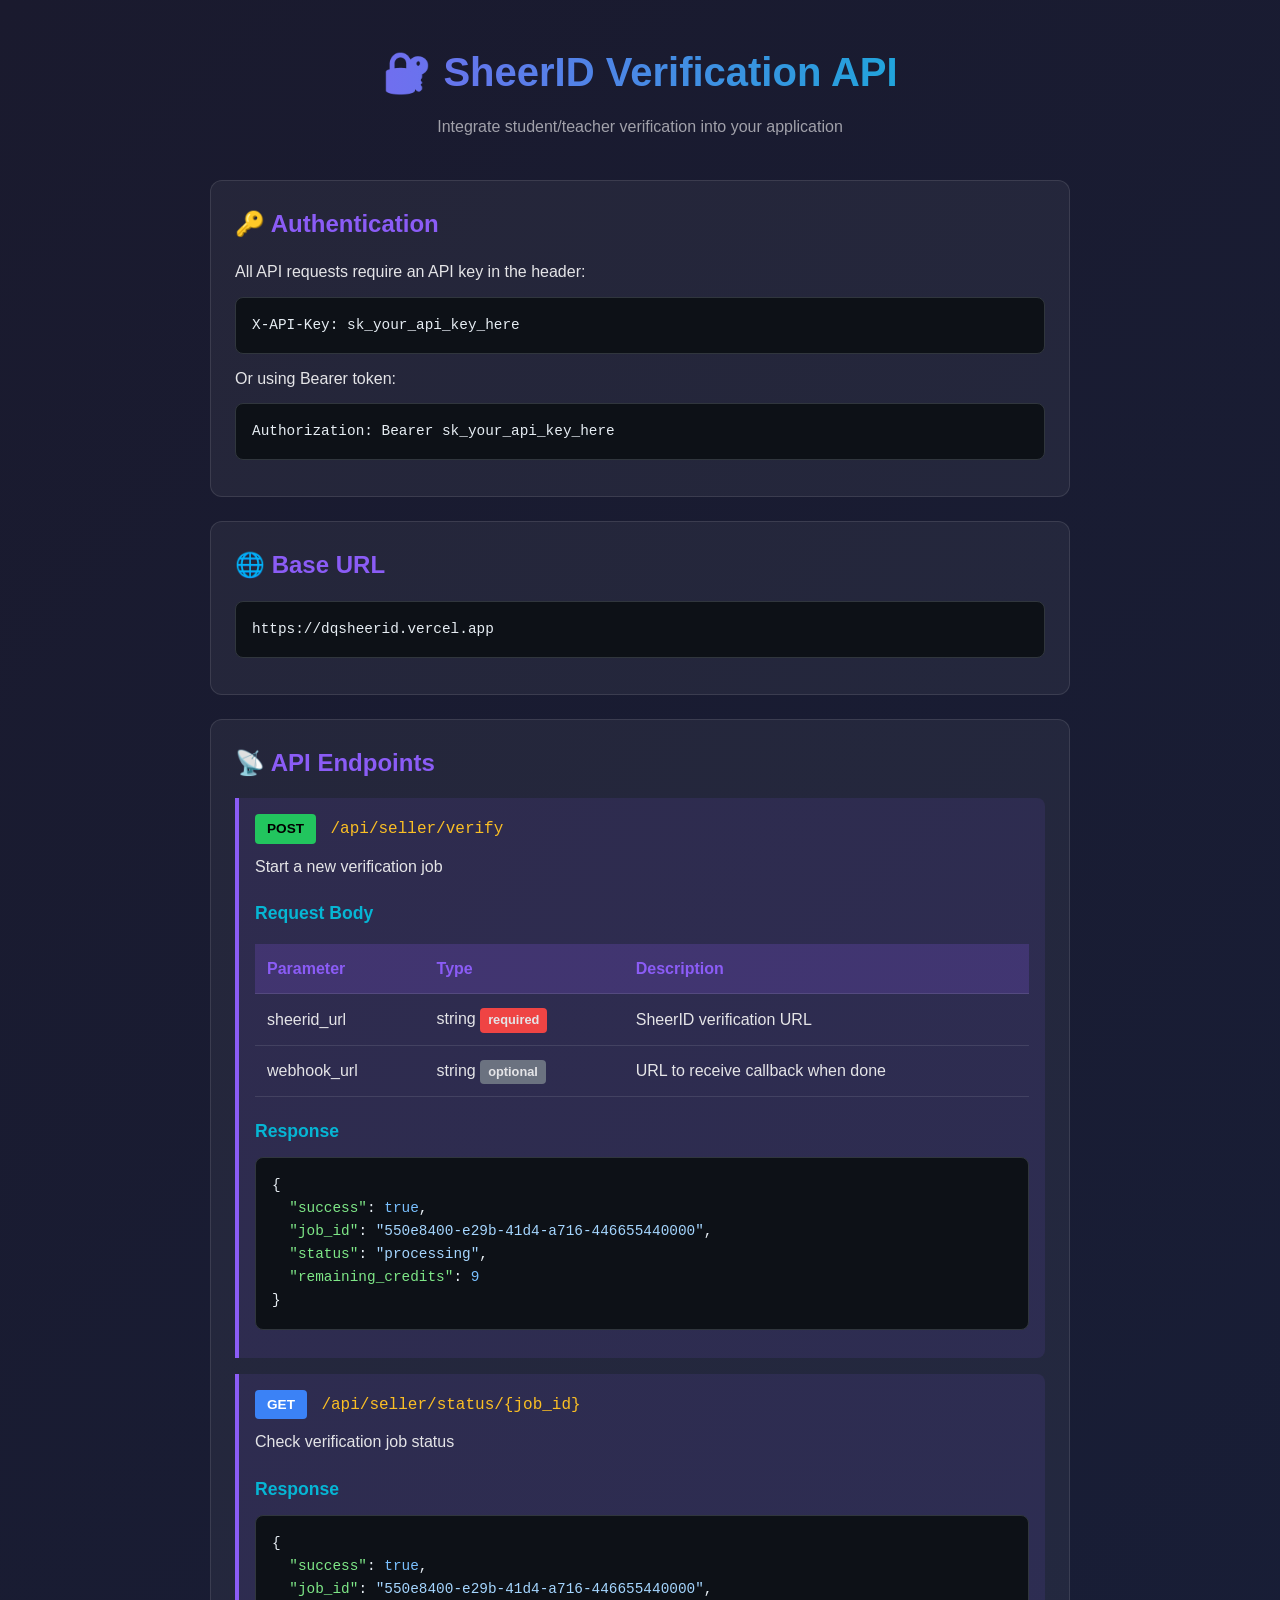
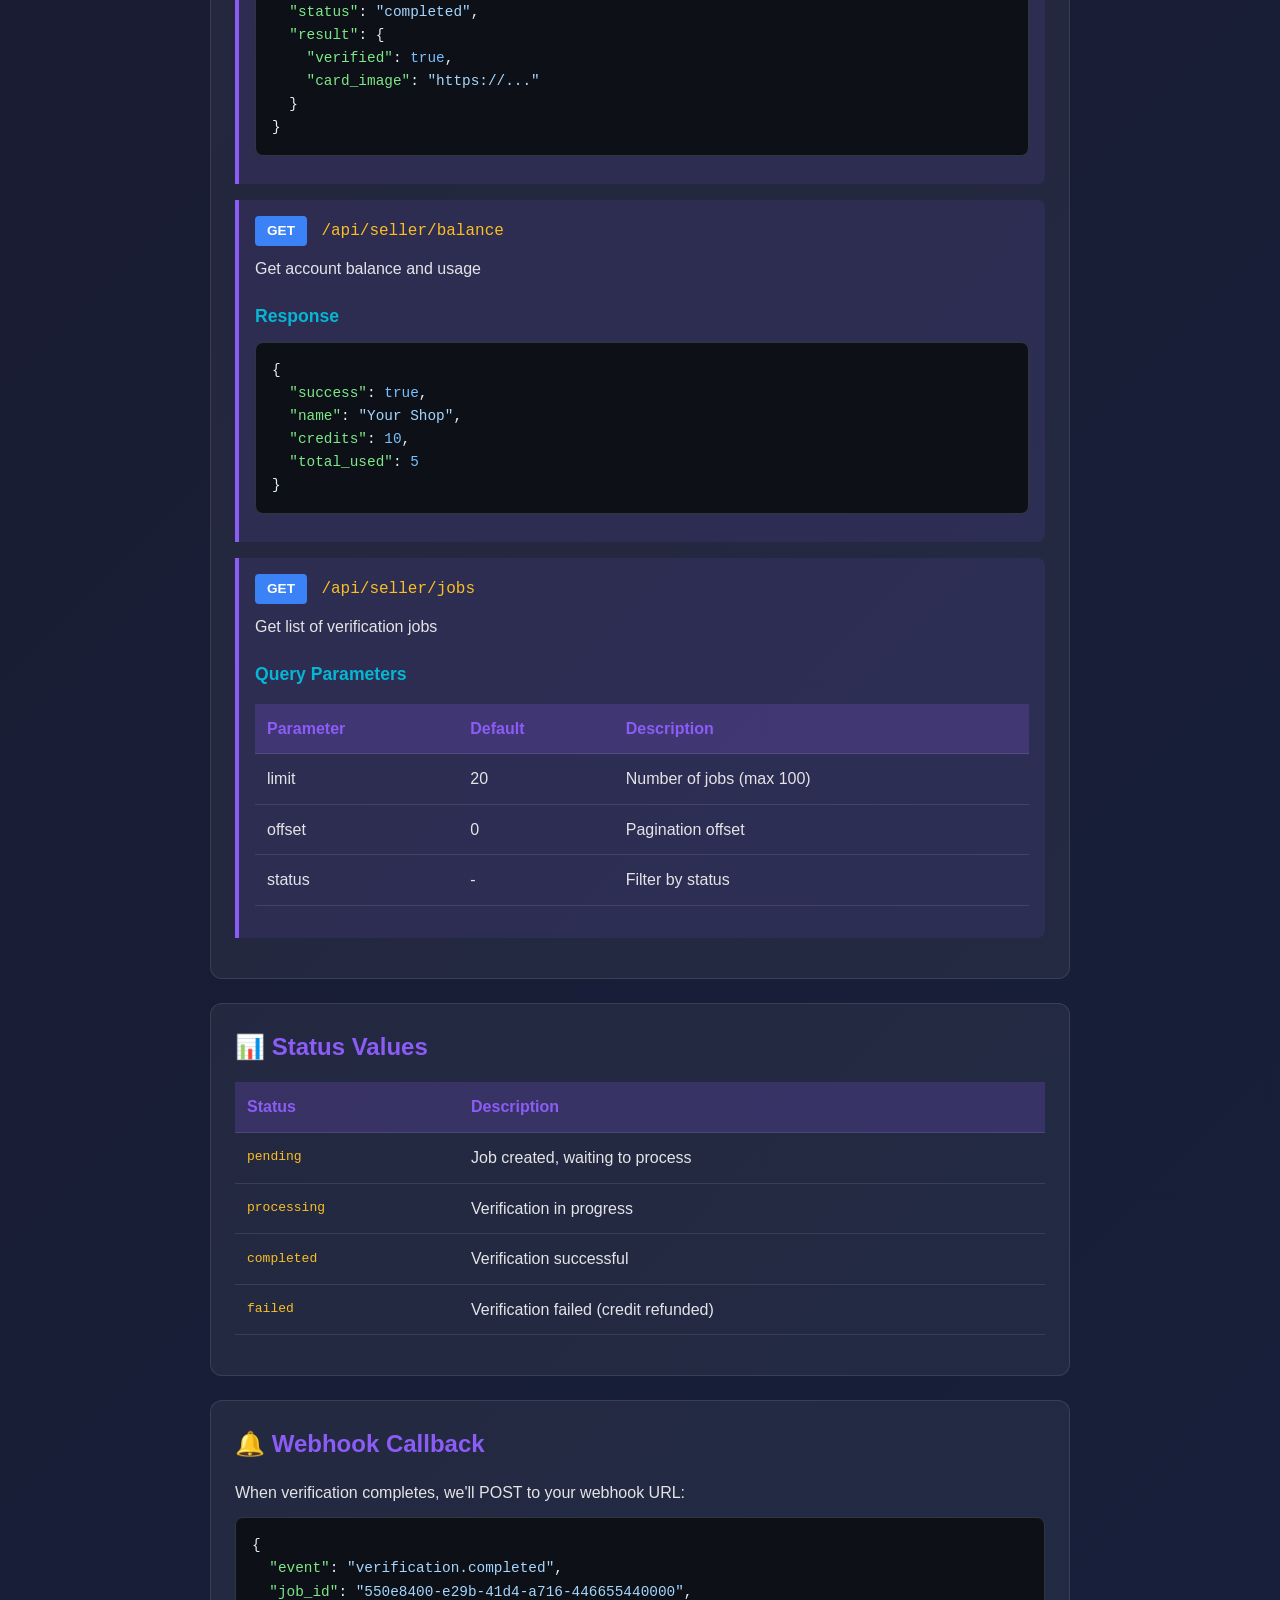
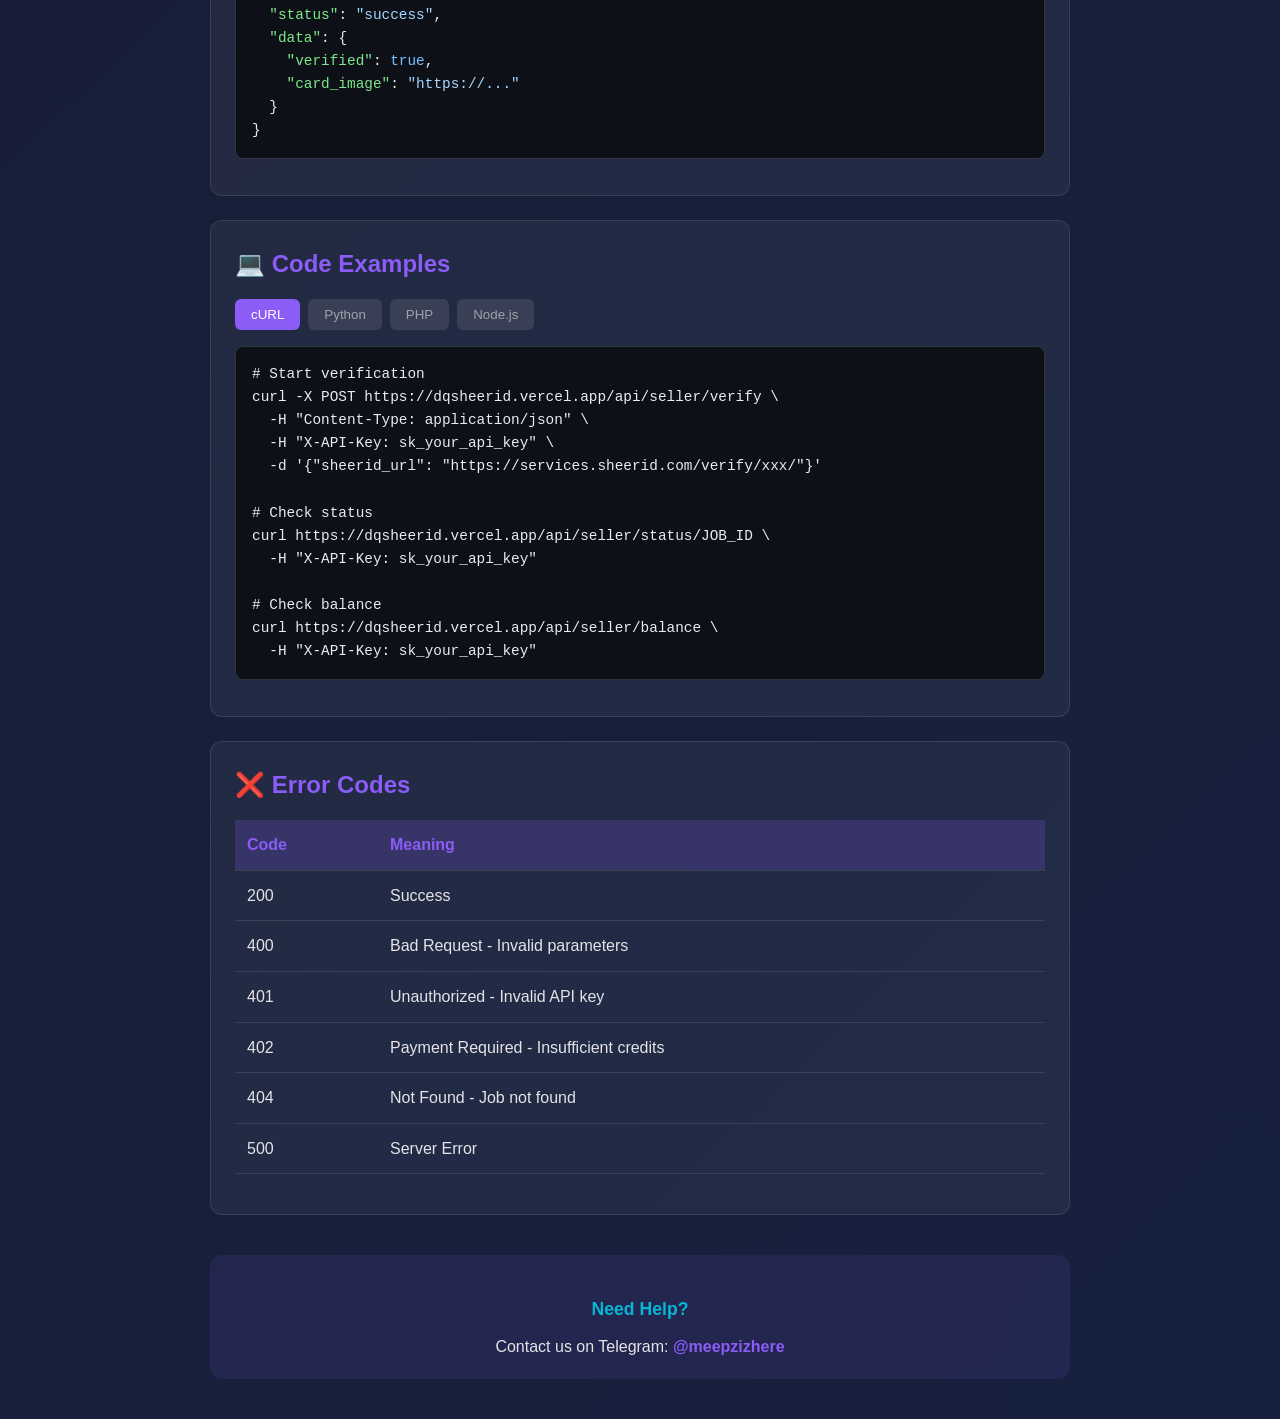
<file: docs/index.html>
<!DOCTYPE html>
<html lang="en">

<head>
    <meta charset="UTF-8">
    <meta name="viewport" content="width=device-width, initial-scale=1.0">
    <title>SheerID Verification API Documentation</title>
    <style>
        * {
            margin: 0;
            padding: 0;
            box-sizing: border-box;
        }

        body {
            font-family: -apple-system, BlinkMacSystemFont, 'Segoe UI', Roboto, Oxygen, Ubuntu, sans-serif;
            background: linear-gradient(135deg, #1a1a2e 0%, #16213e 100%);
            color: #e4e4e7;
            min-height: 100vh;
            line-height: 1.6;
        }

        .container {
            max-width: 900px;
            margin: 0 auto;
            padding: 40px 20px;
        }

        h1 {
            text-align: center;
            font-size: 2.5rem;
            margin-bottom: 10px;
            background: linear-gradient(90deg, #8b5cf6, #06b6d4);
            -webkit-background-clip: text;
            -webkit-text-fill-color: transparent;
        }

        .subtitle {
            text-align: center;
            color: #a1a1aa;
            margin-bottom: 40px;
        }

        .section {
            background: rgba(255, 255, 255, 0.05);
            border-radius: 12px;
            padding: 24px;
            margin-bottom: 24px;
            border: 1px solid rgba(255, 255, 255, 0.1);
        }

        h2 {
            color: #8b5cf6;
            font-size: 1.5rem;
            margin-bottom: 16px;
            display: flex;
            align-items: center;
            gap: 10px;
        }

        h3 {
            color: #06b6d4;
            font-size: 1.1rem;
            margin: 20px 0 10px 0;
        }

        .endpoint {
            background: rgba(139, 92, 246, 0.1);
            border-left: 4px solid #8b5cf6;
            padding: 16px;
            margin: 16px 0;
            border-radius: 0 8px 8px 0;
        }

        .method {
            display: inline-block;
            padding: 4px 12px;
            border-radius: 4px;
            font-weight: bold;
            font-size: 0.85rem;
            margin-right: 10px;
        }

        .method.post {
            background: #22c55e;
            color: #000;
        }

        .method.get {
            background: #3b82f6;
            color: #fff;
        }

        .url {
            font-family: 'Monaco', 'Consolas', monospace;
            color: #fbbf24;
        }

        pre {
            background: #0d1117;
            border-radius: 8px;
            padding: 16px;
            overflow-x: auto;
            margin: 12px 0;
            border: 1px solid #30363d;
        }

        code {
            font-family: 'Monaco', 'Consolas', monospace;
            font-size: 0.9rem;
            color: #e6edf3;
        }

        .json-key {
            color: #7ee787;
        }

        .json-string {
            color: #a5d6ff;
        }

        .json-number {
            color: #79c0ff;
        }

        table {
            width: 100%;
            border-collapse: collapse;
            margin: 16px 0;
        }

        th,
        td {
            padding: 12px;
            text-align: left;
            border-bottom: 1px solid rgba(255, 255, 255, 0.1);
        }

        th {
            background: rgba(139, 92, 246, 0.2);
            color: #8b5cf6;
        }

        .badge {
            display: inline-block;
            padding: 2px 8px;
            border-radius: 4px;
            font-size: 0.8rem;
            font-weight: bold;
        }

        .badge.required {
            background: #ef4444;
        }

        .badge.optional {
            background: #6b7280;
        }

        .tabs {
            display: flex;
            gap: 8px;
            margin-bottom: 16px;
        }

        .tab {
            padding: 8px 16px;
            background: rgba(255, 255, 255, 0.1);
            border: none;
            border-radius: 6px;
            color: #a1a1aa;
            cursor: pointer;
            transition: all 0.2s;
        }

        .tab.active {
            background: #8b5cf6;
            color: #fff;
        }

        .tab:hover {
            background: rgba(139, 92, 246, 0.5);
        }

        .code-block {
            display: none;
        }

        .code-block.active {
            display: block;
        }

        .copy-btn {
            float: right;
            background: #8b5cf6;
            border: none;
            padding: 6px 12px;
            border-radius: 4px;
            color: #fff;
            cursor: pointer;
            font-size: 0.8rem;
        }

        .copy-btn:hover {
            background: #7c3aed;
        }

        .status-table td:first-child {
            font-family: monospace;
            color: #fbbf24;
        }

        .support {
            text-align: center;
            padding: 20px;
            background: rgba(139, 92, 246, 0.1);
            border-radius: 12px;
            margin-top: 40px;
        }

        .support a {
            color: #8b5cf6;
            text-decoration: none;
            font-weight: bold;
        }

        .support a:hover {
            text-decoration: underline;
        }
    </style>
</head>

<body>
    <div class="container">
        <h1>🔐 SheerID Verification API</h1>
        <p class="subtitle">Integrate student/teacher verification into your application</p>

        <!-- Authentication -->
        <div class="section">
            <h2>🔑 Authentication</h2>
            <p>All API requests require an API key in the header:</p>
            <pre><code>X-API-Key: sk_your_api_key_here</code></pre>
            <p style="margin-top: 12px;">Or using Bearer token:</p>
            <pre><code>Authorization: Bearer sk_your_api_key_here</code></pre>
        </div>

        <!-- Base URL -->
        <div class="section">
            <h2>🌐 Base URL</h2>
            <pre><code>https://dqsheerid.vercel.app</code></pre>
        </div>

        <!-- Endpoints -->
        <div class="section">
            <h2>📡 API Endpoints</h2>

            <!-- Verify -->
            <div class="endpoint">
                <span class="method post">POST</span>
                <span class="url">/api/seller/verify</span>
                <p style="margin-top: 10px;">Start a new verification job</p>

                <h3>Request Body</h3>
                <table>
                    <tr>
                        <th>Parameter</th>
                        <th>Type</th>
                        <th>Description</th>
                    </tr>
                    <tr>
                        <td>sheerid_url</td>
                        <td>string <span class="badge required">required</span></td>
                        <td>SheerID verification URL</td>
                    </tr>
                    <tr>
                        <td>webhook_url</td>
                        <td>string <span class="badge optional">optional</span></td>
                        <td>URL to receive callback when done</td>
                    </tr>
                </table>

                <h3>Response</h3>
                <pre><code>{
  <span class="json-key">"success"</span>: <span class="json-number">true</span>,
  <span class="json-key">"job_id"</span>: <span class="json-string">"550e8400-e29b-41d4-a716-446655440000"</span>,
  <span class="json-key">"status"</span>: <span class="json-string">"processing"</span>,
  <span class="json-key">"remaining_credits"</span>: <span class="json-number">9</span>
}</code></pre>
            </div>

            <!-- Status -->
            <div class="endpoint">
                <span class="method get">GET</span>
                <span class="url">/api/seller/status/{job_id}</span>
                <p style="margin-top: 10px;">Check verification job status</p>

                <h3>Response</h3>
                <pre><code>{
  <span class="json-key">"success"</span>: <span class="json-number">true</span>,
  <span class="json-key">"job_id"</span>: <span class="json-string">"550e8400-e29b-41d4-a716-446655440000"</span>,
  <span class="json-key">"status"</span>: <span class="json-string">"completed"</span>,
  <span class="json-key">"result"</span>: {
    <span class="json-key">"verified"</span>: <span class="json-number">true</span>,
    <span class="json-key">"card_image"</span>: <span class="json-string">"https://..."</span>
  }
}</code></pre>
            </div>

            <!-- Balance -->
            <div class="endpoint">
                <span class="method get">GET</span>
                <span class="url">/api/seller/balance</span>
                <p style="margin-top: 10px;">Get account balance and usage</p>

                <h3>Response</h3>
                <pre><code>{
  <span class="json-key">"success"</span>: <span class="json-number">true</span>,
  <span class="json-key">"name"</span>: <span class="json-string">"Your Shop"</span>,
  <span class="json-key">"credits"</span>: <span class="json-number">10</span>,
  <span class="json-key">"total_used"</span>: <span class="json-number">5</span>
}</code></pre>
            </div>

            <!-- Jobs List -->
            <div class="endpoint">
                <span class="method get">GET</span>
                <span class="url">/api/seller/jobs</span>
                <p style="margin-top: 10px;">Get list of verification jobs</p>

                <h3>Query Parameters</h3>
                <table>
                    <tr>
                        <th>Parameter</th>
                        <th>Default</th>
                        <th>Description</th>
                    </tr>
                    <tr>
                        <td>limit</td>
                        <td>20</td>
                        <td>Number of jobs (max 100)</td>
                    </tr>
                    <tr>
                        <td>offset</td>
                        <td>0</td>
                        <td>Pagination offset</td>
                    </tr>
                    <tr>
                        <td>status</td>
                        <td>-</td>
                        <td>Filter by status</td>
                    </tr>
                </table>
            </div>
        </div>

        <!-- Status Values -->
        <div class="section">
            <h2>📊 Status Values</h2>
            <table class="status-table">
                <tr>
                    <th>Status</th>
                    <th>Description</th>
                </tr>
                <tr>
                    <td>pending</td>
                    <td>Job created, waiting to process</td>
                </tr>
                <tr>
                    <td>processing</td>
                    <td>Verification in progress</td>
                </tr>
                <tr>
                    <td>completed</td>
                    <td>Verification successful</td>
                </tr>
                <tr>
                    <td>failed</td>
                    <td>Verification failed (credit refunded)</td>
                </tr>
            </table>
        </div>

        <!-- Webhook -->
        <div class="section">
            <h2>🔔 Webhook Callback</h2>
            <p>When verification completes, we'll POST to your webhook URL:</p>
            <pre><code>{
  <span class="json-key">"event"</span>: <span class="json-string">"verification.completed"</span>,
  <span class="json-key">"job_id"</span>: <span class="json-string">"550e8400-e29b-41d4-a716-446655440000"</span>,
  <span class="json-key">"status"</span>: <span class="json-string">"success"</span>,
  <span class="json-key">"data"</span>: {
    <span class="json-key">"verified"</span>: <span class="json-number">true</span>,
    <span class="json-key">"card_image"</span>: <span class="json-string">"https://..."</span>
  }
}</code></pre>
        </div>

        <!-- Code Examples -->
        <div class="section">
            <h2>💻 Code Examples</h2>

            <div class="tabs">
                <button class="tab active" onclick="showCode('curl')">cURL</button>
                <button class="tab" onclick="showCode('python')">Python</button>
                <button class="tab" onclick="showCode('php')">PHP</button>
                <button class="tab" onclick="showCode('nodejs')">Node.js</button>
            </div>

            <div id="curl" class="code-block active">
                <pre><code># Start verification
curl -X POST https://dqsheerid.vercel.app/api/seller/verify \
  -H "Content-Type: application/json" \
  -H "X-API-Key: sk_your_api_key" \
  -d '{"sheerid_url": "https://services.sheerid.com/verify/xxx/"}'

# Check status
curl https://dqsheerid.vercel.app/api/seller/status/JOB_ID \
  -H "X-API-Key: sk_your_api_key"

# Check balance
curl https://dqsheerid.vercel.app/api/seller/balance \
  -H "X-API-Key: sk_your_api_key"</code></pre>
            </div>

            <div id="python" class="code-block">
                <pre><code>import requests

API_KEY = "sk_your_api_key"
BASE_URL = "https://dqsheerid.vercel.app"

headers = {
    "X-API-Key": API_KEY,
    "Content-Type": "application/json"
}

# Start verification
response = requests.post(
    f"{BASE_URL}/api/seller/verify",
    headers=headers,
    json={"sheerid_url": "https://services.sheerid.com/verify/xxx/"}
)
result = response.json()
print(result)

# Check status
job_id = result.get("job_id")
status = requests.get(
    f"{BASE_URL}/api/seller/status/{job_id}",
    headers=headers
)
print(status.json())</code></pre>
            </div>

            <div id="php" class="code-block">
                <pre><code>&lt;?php
$api_key = "sk_your_api_key";
$base_url = "https://dqsheerid.vercel.app";

// Start verification
$ch = curl_init();
curl_setopt($ch, CURLOPT_URL, "$base_url/api/seller/verify");
curl_setopt($ch, CURLOPT_POST, true);
curl_setopt($ch, CURLOPT_HTTPHEADER, [
    "X-API-Key: $api_key",
    "Content-Type: application/json"
]);
curl_setopt($ch, CURLOPT_POSTFIELDS, json_encode([
    "sheerid_url" => "https://services.sheerid.com/verify/xxx/"
]));
curl_setopt($ch, CURLOPT_RETURNTRANSFER, true);

$response = curl_exec($ch);
$result = json_decode($response, true);
curl_close($ch);

print_r($result);
?&gt;</code></pre>
            </div>

            <div id="nodejs" class="code-block">
                <pre><code>const axios = require('axios');

const API_KEY = 'sk_your_api_key';
const BASE_URL = 'https://dqsheerid.vercel.app';

const headers = {
    'X-API-Key': API_KEY,
    'Content-Type': 'application/json'
};

// Start verification
async function verify() {
    const response = await axios.post(
        `${BASE_URL}/api/seller/verify`,
        { sheerid_url: 'https://services.sheerid.com/verify/xxx/' },
        { headers }
    );
    console.log(response.data);
    
    // Check status
    const status = await axios.get(
        `${BASE_URL}/api/seller/status/${response.data.job_id}`,
        { headers }
    );
    console.log(status.data);
}

verify();</code></pre>
            </div>
        </div>

        <!-- Error Codes -->
        <div class="section">
            <h2>❌ Error Codes</h2>
            <table>
                <tr>
                    <th>Code</th>
                    <th>Meaning</th>
                </tr>
                <tr>
                    <td>200</td>
                    <td>Success</td>
                </tr>
                <tr>
                    <td>400</td>
                    <td>Bad Request - Invalid parameters</td>
                </tr>
                <tr>
                    <td>401</td>
                    <td>Unauthorized - Invalid API key</td>
                </tr>
                <tr>
                    <td>402</td>
                    <td>Payment Required - Insufficient credits</td>
                </tr>
                <tr>
                    <td>404</td>
                    <td>Not Found - Job not found</td>
                </tr>
                <tr>
                    <td>500</td>
                    <td>Server Error</td>
                </tr>
            </table>
        </div>

        <!-- Support -->
        <div class="support">
            <h3>Need Help?</h3>
            <p>Contact us on Telegram: <a href="https://t.me/meepzizhere" target="_blank">@meepzizhere</a></p>
        </div>
    </div>

    <script>
        function showCode(lang) {
            // Hide all code blocks
            document.querySelectorAll('.code-block').forEach(el => {
                el.classList.remove('active');
            });
            // Remove active from all tabs
            document.querySelectorAll('.tab').forEach(el => {
                el.classList.remove('active');
            });
            // Show selected
            document.getElementById(lang).classList.add('active');
            event.target.classList.add('active');
        }
    </script>
</body>

</html>
</file>
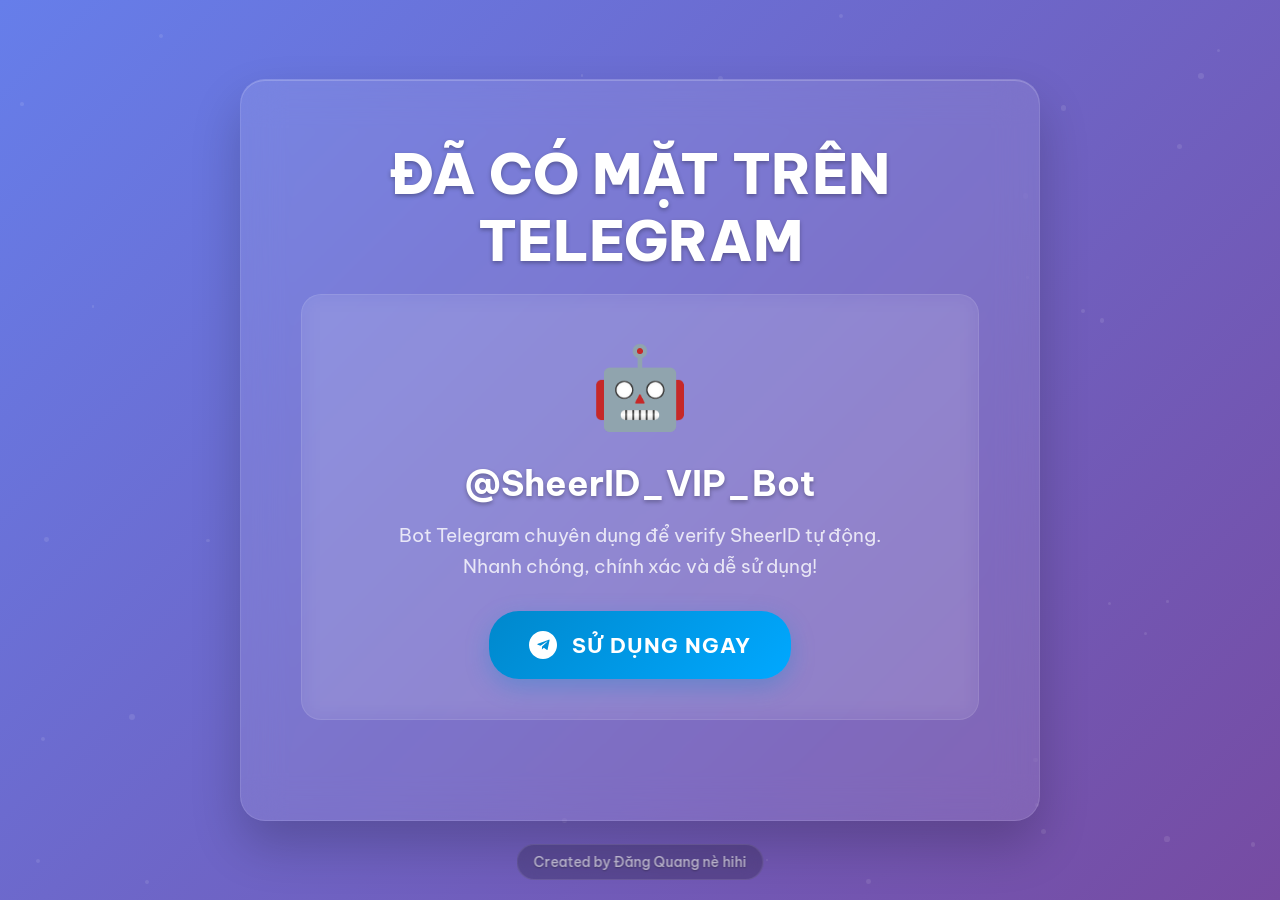
<file: pages/index.html>
<!DOCTYPE html>
<html lang="vi">
<head>
    <meta charset="UTF-8">
    <meta name="viewport" content="width=device-width, initial-scale=1.0">
    <title>AUTO VERI ĐÃ CÓ MẶT TRÊN TELEGRAM - SheerID VIP Bot</title>
    <link href="https://fonts.googleapis.com/css2?family=Be+Vietnam+Pro:wght@300;400;500;600;700;800&display=swap" rel="stylesheet">
    <style>
        * {
            margin: 0;
            padding: 0;
            box-sizing: border-box;
        }

        body {
            font-family: 'Be Vietnam Pro', sans-serif;
            background: linear-gradient(135deg, #667eea 0%, #764ba2 100%);
            min-height: 100vh;
            display: flex;
            align-items: center;
            justify-content: center;
            overflow: hidden;
            position: relative;
        }

        /* Animated Background */
        .particles {
            position: fixed;
            top: 0;
            left: 0;
            width: 100%;
            height: 100%;
            pointer-events: none;
            z-index: 1;
        }

        .particle {
            position: absolute;
            background: rgba(255, 255, 255, 0.1);
            border-radius: 50%;
            animation: float 6s ease-in-out infinite;
        }

        @keyframes float {
            0%, 100% {
                transform: translateY(0px) rotate(0deg);
                opacity: 0.7;
            }
            50% {
                transform: translateY(-20px) rotate(180deg);
                opacity: 1;
            }
        }

        .main-container {
            background: rgba(255, 255, 255, 0.1);
            backdrop-filter: blur(20px);
            border-radius: 25px;
            padding: 60px;
            width: 100%;
            max-width: 800px;
            box-shadow: 
                0 25px 50px rgba(0, 0, 0, 0.2),
                inset 0 1px 0 rgba(255, 255, 255, 0.2);
            border: 1px solid rgba(255, 255, 255, 0.1);
            position: relative;
            z-index: 10;
            animation: slideUp 0.6s ease-out;
            text-align: center;
        }

        @keyframes slideUp {
            from {
                opacity: 0;
                transform: translateY(50px);
            }
            to {
                opacity: 1;
                transform: translateY(0);
            }
        }

        .vip-badge {
            display: inline-block;
            background: linear-gradient(135deg, #ff6b6b, #ff8e8e);
            color: white;
            padding: 12px 30px;
            border-radius: 25px;
            font-size: 16px;
            font-weight: 700;
            letter-spacing: 1px;
            margin-bottom: 30px;
            box-shadow: 0 4px 15px rgba(255, 107, 107, 0.3);
            animation: pulse 2s infinite;
        }

        @keyframes pulse {
            0%, 100% {
                transform: scale(1);
            }
            50% {
                transform: scale(1.05);
            }
        }

        .main-title {
            color: white;
            font-size: 3.5rem;
            font-weight: 800;
            margin-bottom: 20px;
            text-shadow: 0 2px 4px rgba(0, 0, 0, 0.3);
            line-height: 1.2;
        }

        .main-subtitle {
            color: rgba(255, 255, 255, 0.9);
            font-size: 1.4rem;
            font-weight: 500;
            margin-bottom: 40px;
            line-height: 1.6;
        }

        .bot-info {
            background: rgba(255, 255, 255, 0.05);
            padding: 40px;
            border-radius: 20px;
            border: 1px solid rgba(255, 255, 255, 0.1);
            backdrop-filter: blur(10px);
            margin-bottom: 40px;
        }

        .bot-icon {
            font-size: 5rem;
            margin-bottom: 25px;
            animation: bounce 2s infinite;
        }

        @keyframes bounce {
            0%, 20%, 50%, 80%, 100% {
                transform: translateY(0);
            }
            40% {
                transform: translateY(-10px);
            }
            60% {
                transform: translateY(-5px);
            }
        }

        .bot-name {
            color: white;
            font-size: 2.2rem;
            font-weight: 700;
            margin-bottom: 15px;
            text-shadow: 0 2px 4px rgba(0, 0, 0, 0.3);
        }

        .bot-description {
            color: rgba(255, 255, 255, 0.8);
            font-size: 1.2rem;
            margin-bottom: 30px;
            line-height: 1.6;
        }

        .telegram-btn {
            display: inline-flex;
            align-items: center;
            gap: 15px;
            background: linear-gradient(135deg, #0088cc 0%, #00a8ff 100%);
            color: white;
            text-decoration: none;
            padding: 20px 40px;
            border-radius: 30px;
            font-weight: 700;
            font-size: 1.3rem;
            transition: all 0.3s ease;
            box-shadow: 0 8px 25px rgba(0, 136, 204, 0.3);
            position: relative;
            overflow: hidden;
            text-transform: uppercase;
            letter-spacing: 1px;
        }

        .telegram-btn::before {
            content: '';
            position: absolute;
            top: 0;
            left: -100%;
            width: 100%;
            height: 100%;
            background: linear-gradient(90deg, transparent, rgba(255, 255, 255, 0.2), transparent);
            transition: left 0.5s;
        }

        .telegram-btn:hover {
            transform: translateY(-3px);
            box-shadow: 0 12px 35px rgba(0, 136, 204, 0.4);
            background: linear-gradient(135deg, #0077b3 0%, #0099e6 100%);
        }

        .telegram-btn:hover::before {
            left: 100%;
        }

        .telegram-btn svg {
            width: 28px;
            height: 28px;
        }

        .features {
            display: grid;
            grid-template-columns: repeat(auto-fit, minmax(250px, 1fr));
            gap: 20px;
            margin-top: 40px;
        }

        .feature {
            background: rgba(255, 255, 255, 0.05);
            padding: 25px;
            border-radius: 15px;
            border: 1px solid rgba(255, 255, 255, 0.1);
            backdrop-filter: blur(10px);
            text-align: center;
            transition: all 0.3s ease;
        }

        .feature:hover {
            transform: translateY(-5px);
            background: rgba(255, 255, 255, 0.08);
        }

        .feature-icon {
            font-size: 2.5rem;
            margin-bottom: 15px;
        }

        .feature-title {
            color: white;
            font-size: 1.1rem;
            font-weight: 600;
            margin-bottom: 10px;
        }

        .feature-desc {
            color: rgba(255, 255, 255, 0.7);
            font-size: 0.9rem;
            line-height: 1.4;
        }

        .footer {
            position: fixed;
            bottom: 20px;
            left: 50%;
            transform: translateX(-50%);
            color: rgba(255, 255, 255, 0.6);
            font-size: 14px;
            font-weight: 500;
            text-align: center;
            z-index: 10;
        }

        .footer-text {
            background: rgba(0, 0, 0, 0.2);
            padding: 8px 16px;
            border-radius: 20px;
            backdrop-filter: blur(10px);
            border: 1px solid rgba(255, 255, 255, 0.1);
            transition: all 0.3s ease;
            text-shadow: 0 1px 2px rgba(0, 0, 0, 0.3);
        }

        .footer-text:hover {
            transform: translateY(-2px);
            text-shadow: 0 4px 8px rgba(255, 255, 255, 0.3);
        }

        /* Responsive */
        @media (max-width: 768px) {
            .main-container {
                margin: 20px;
                padding: 40px 30px;
            }
            
            .main-title {
                font-size: 2.5rem;
            }
            
            .main-subtitle {
                font-size: 1.1rem;
            }
            
            .bot-name {
                font-size: 1.8rem;
            }
            
            .bot-description {
                font-size: 1rem;
            }
            
            .telegram-btn {
                padding: 15px 30px;
                font-size: 1.1rem;
            }
        }

        @media (max-width: 480px) {
            .main-container {
                padding: 30px 20px;
            }
            
            .main-title {
                font-size: 2rem;
            }
            
            .features {
                grid-template-columns: 1fr;
            }
        }
    </style>
</head>
<body>
    <div class="particles" id="particles"></div>
    
    <div class="main-container">        
        <h1 class="main-title">ĐÃ CÓ MẶT TRÊN TELEGRAM</h1>        
        <div class="bot-info">
            <div class="bot-icon">🤖</div>
            <h2 class="bot-name">@SheerID_VIP_Bot</h2>
            <p class="bot-description">
                Bot Telegram chuyên dụng để verify SheerID tự động.<br>
                Nhanh chóng, chính xác và dễ sử dụng!
            </p>
            
            <a href="https://t.me/SheerID_VIP_Bot" target="_blank" class="telegram-btn">
                <svg width="28" height="28" viewBox="0 0 24 24" fill="currentColor">
                    <path d="M12 0C5.373 0 0 5.373 0 12s5.373 12 12 12 12-5.373 12-12S18.627 0 12 0zm5.568 8.16l-1.61 7.59c-.12.54-.43.68-.87.42l-2.4-1.77-1.16 1.12c-.13.13-.24.24-.49.24l.18-2.55 4.47-4.04c.19-.17-.04-.27-.3-.1l-5.52 3.48-2.38-.75c-.52-.16-.53-.52.11-.77l9.36-3.61c.43-.16.81.1.67.77z"/>
                </svg>
                SỬ DỤNG NGAY
            </a>
        </div>
    </div>

    <div class="footer">
        <div class="footer-text">Created by Đăng Quang nè hihi</div>
    </div>

    <script>
        // Create floating particles
        function createParticles() {
            const particlesContainer = document.getElementById('particles');
            const particleCount = 50;

            for (let i = 0; i < particleCount; i++) {
                const particle = document.createElement('div');
                particle.className = 'particle';
                
                const size = Math.random() * 4 + 2;
                const x = Math.random() * 100;
                const y = Math.random() * 100;
                const delay = Math.random() * 6;
                
                particle.style.width = size + 'px';
                particle.style.height = size + 'px';
                particle.style.left = x + '%';
                particle.style.top = y + '%';
                particle.style.animationDelay = delay + 's';
                particle.style.animationDuration = (Math.random() * 3 + 4) + 's';
                
                particlesContainer.appendChild(particle);
            }
        }

        // Initialize particles
        createParticles();
    </script>
</body>
</html>
</file>
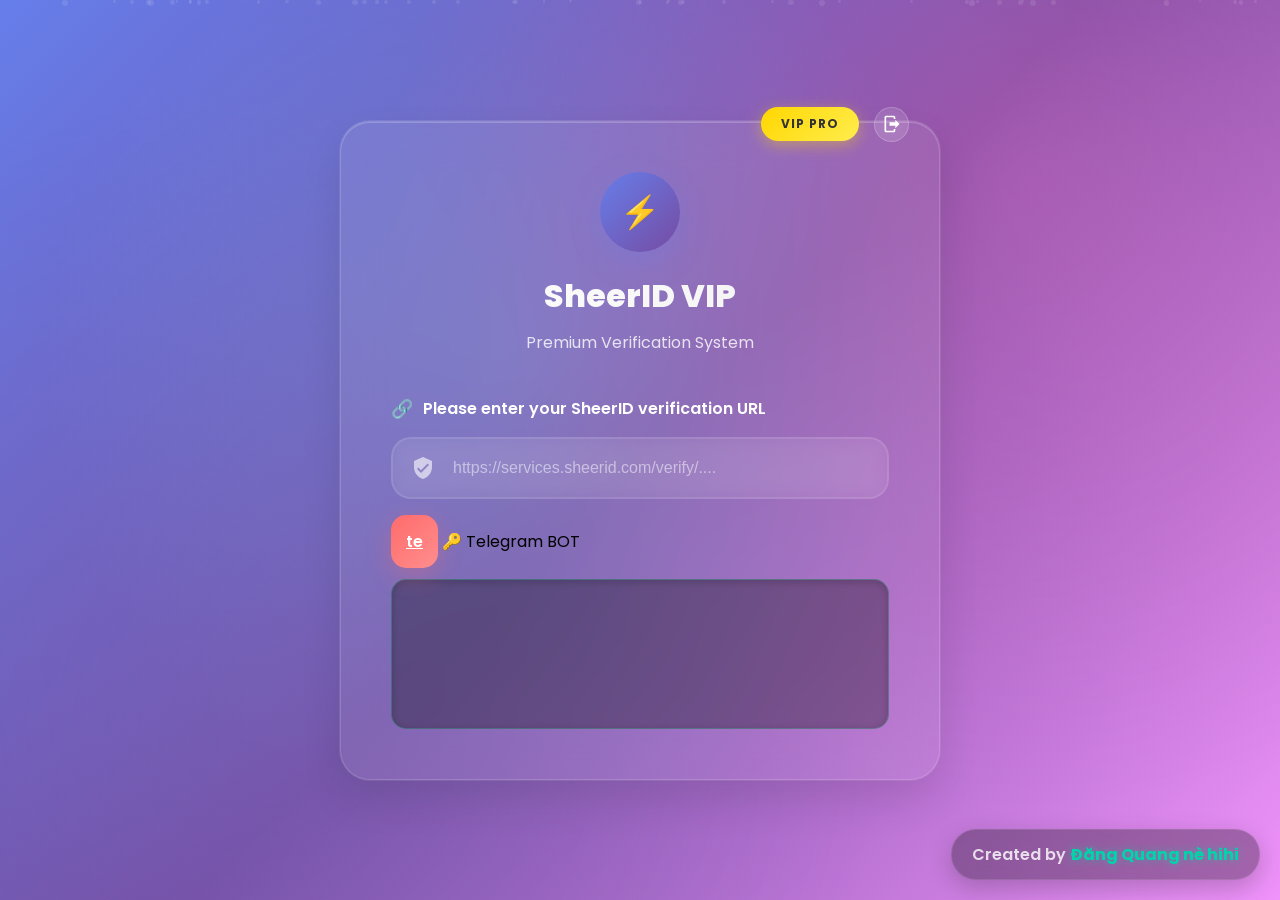
<file: pages/verify.html>
<!DOCTYPE html>
<html lang="vi">

<head>
    <meta charset="UTF-8">
    <meta name="viewport" content="width=device-width, initial-scale=1.0">
    <title>SheerID VIP Verification Pro</title>
    <link href="https://fonts.googleapis.com/css2?family=Poppins:wght@300;400;500;600;700;800&display=swap"
        rel="stylesheet">
    <style>
        * {
            margin: 0;
            padding: 0;
            box-sizing: border-box;
        }

        body {
            font-family: 'Poppins', sans-serif;
            background: linear-gradient(135deg, #667eea 0%, #764ba2 50%, #f093fb 100%);
            min-height: 100vh;
            display: flex;
            align-items: center;
            justify-content: center;
            padding: 20px;
            position: relative;
            overflow-x: hidden;
        }

        body::before {
            content: '';
            position: fixed;
            top: 0;
            left: 0;
            right: 0;
            bottom: 0;
            background:
                radial-gradient(circle at 20% 80%, rgba(120, 119, 198, 0.3) 0%, transparent 50%),
                radial-gradient(circle at 80% 20%, rgba(255, 119, 198, 0.3) 0%, transparent 50%),
                radial-gradient(circle at 40% 40%, rgba(120, 219, 255, 0.2) 0%, transparent 50%);
            animation: float 6s ease-in-out infinite;
            z-index: 0;
        }

        @keyframes float {

            0%,
            100% {
                transform: translateY(0px) rotate(0deg);
            }

            50% {
                transform: translateY(-10px) rotate(0.5deg);
            }
        }

        .container {
            background: rgba(255, 255, 255, 0.08);
            backdrop-filter: blur(20px);
            border-radius: 30px;
            padding: 50px;
            box-shadow:
                0 20px 40px rgba(0, 0, 0, 0.1),
                0 0 0 1px rgba(255, 255, 255, 0.1),
                inset 0 1px 0 rgba(255, 255, 255, 0.2);
            width: 600px;
            max-width: 90vw;
            position: relative;
            z-index: 1;
            border: 1px solid rgba(255, 255, 255, 0.15);
            margin: 0 auto;
        }

        .header-controls {
            position: absolute;
            top: -15px;
            right: 30px;
            display: flex;
            align-items: center;
            gap: 15px;
            z-index: 10;
        }

        .vip-badge {
            background: linear-gradient(135deg, #ffd700, #ffed4e);
            color: #333;
            padding: 8px 20px;
            border-radius: 20px;
            font-size: 12px;
            font-weight: 700;
            text-transform: uppercase;
            letter-spacing: 1px;
            box-shadow: 0 4px 15px rgba(255, 215, 0, 0.4);
            animation: pulse 2s infinite;
        }

        .logout-btn {
            background: rgba(255, 255, 255, 0.1);
            border: 1px solid rgba(255, 255, 255, 0.2);
            color: white;
            width: 35px;
            height: 35px;
            border-radius: 50%;
            cursor: pointer;
            display: flex;
            align-items: center;
            justify-content: center;
            transition: all 0.3s ease;
            backdrop-filter: blur(10px);
        }

        .logout-btn:hover {
            background: rgba(255, 107, 107, 0.2);
            border-color: rgba(255, 107, 107, 0.4);
            transform: scale(1.1);
            box-shadow: 0 4px 15px rgba(255, 107, 107, 0.3);
        }

        @keyframes pulse {

            0%,
            100% {
                transform: scale(1);
            }

            50% {
                transform: scale(1.05);
            }
        }

        .header {
            text-align: center;
            margin-bottom: 40px;
        }

        .logo {
            width: 80px;
            height: 80px;
            background: linear-gradient(135deg, #667eea, #764ba2);
            border-radius: 50%;
            margin: 0 auto 20px;
            display: flex;
            align-items: center;
            justify-content: center;
            font-size: 32px;
            color: white;
            box-shadow: 0 10px 30px rgba(102, 126, 234, 0.3);
            animation: rotate 3s linear infinite;
        }

        @keyframes rotate {
            from {
                transform: rotate(0deg);
            }

            to {
                transform: rotate(360deg);
            }
        }

        .title {
            color: white;
            font-size: 32px;
            font-weight: 800;
            margin-bottom: 10px;
            background: linear-gradient(135deg, #fff, #f0f0f0);
            -webkit-background-clip: text;
            -webkit-text-fill-color: transparent;
            background-clip: text;
        }

        .subtitle {
            color: rgba(255, 255, 255, 0.8);
            font-size: 16px;
            font-weight: 400;
        }

        .banner {
            background: linear-gradient(135deg, #00d4aa, #00a8cc);
            color: white;
            padding: 20px 25px;
            border-radius: 20px;
            text-align: center;
            margin-bottom: 35px;
            font-weight: 600;
            font-size: 18px;
            box-shadow:
                0 10px 30px rgba(0, 212, 170, 0.3),
                inset 0 1px 0 rgba(255, 255, 255, 0.2);
            position: relative;
            overflow: hidden;
        }

        .banner::before {
            content: '';
            position: absolute;
            top: 0;
            left: -100%;
            width: 100%;
            height: 100%;
            background: linear-gradient(90deg, transparent, rgba(255, 255, 255, 0.2), transparent);
            animation: shine 3s infinite;
        }

        @keyframes shine {
            0% {
                left: -100%;
            }

            100% {
                left: 100%;
            }
        }

        .input-section {
            margin-bottom: 30px;
        }

        .input-label {
            color: white;
            font-weight: 600;
            margin-bottom: 15px;
            font-size: 16px;
            display: flex;
            align-items: center;
            gap: 10px;
        }

        .input-label::before {
            content: '🔗';
            font-size: 18px;
        }

        .input-container {
            position: relative;
            display: flex;
            align-items: center;
        }

        .input-icon {
            position: absolute;
            left: 20px;
            width: 24px;
            height: 24px;
            color: rgba(255, 255, 255, 0.6);
            z-index: 2;
        }

        .input-field {
            width: 100%;
            padding: 20px 20px 20px 60px;
            border: 2px solid rgba(255, 255, 255, 0.1);
            border-radius: 20px;
            background: rgba(255, 255, 255, 0.05);
            color: white;
            font-size: 16px;
            backdrop-filter: blur(10px);
            transition: all 0.4s cubic-bezier(0.4, 0, 0.2, 1);
            font-weight: 400;
        }

        .input-field::placeholder {
            color: rgba(255, 255, 255, 0.5);
            font-weight: 300;
        }

        .input-field:focus {
            outline: none;
            border-color: #00d4aa;
            background: rgba(255, 255, 255, 0.1);
            box-shadow:
                0 0 30px rgba(0, 212, 170, 0.3),
                0 0 0 4px rgba(0, 212, 170, 0.1);
            transform: translateY(-2px);
        }

        .verify-btn {
            width: 100%;
            padding: 20px;
            background: linear-gradient(135deg, #667eea, #764ba2);
            color: white;
            border: none;
            border-radius: 20px;
            font-size: 18px;
            font-weight: 700;
            cursor: pointer;
            transition: all 0.4s cubic-bezier(0.4, 0, 0.2, 1);
            box-shadow:
                0 10px 30px rgba(102, 126, 234, 0.3),
                inset 0 1px 0 rgba(255, 255, 255, 0.2);
            position: relative;
            overflow: hidden;
            text-transform: uppercase;
            letter-spacing: 1px;
        }

        .verify-btn::before {
            content: '';
            position: absolute;
            top: 0;
            left: -100%;
            width: 100%;
            height: 100%;
            background: linear-gradient(90deg, transparent, rgba(255, 255, 255, 0.2), transparent);
            transition: left 0.5s;
        }

        .verify-btn:hover {
            transform: translateY(-3px);
            box-shadow:
                0 15px 40px rgba(102, 126, 234, 0.4),
                inset 0 1px 0 rgba(255, 255, 255, 0.3);
        }

        .key-sale-btn {
            width: 100%;
            padding: 15px;
            background: linear-gradient(135deg, #ff6b6b, #ff8e8e);
            color: white;
            border: none;
            border-radius: 15px;
            font-size: 16px;
            font-weight: 600;
            cursor: pointer;
            transition: all 0.3s ease;
            margin-top: 15px;
            box-shadow: 0 8px 25px rgba(255, 107, 107, 0.3);
        }

        .key-sale-btn:hover {
            transform: translateY(-2px);
            box-shadow: 0 12px 35px rgba(255, 107, 107, 0.4);
            background: linear-gradient(135deg, #ff5252, #ff7979);
        }

        .verify-btn:hover::before {
            left: 100%;
        }

        .verify-btn:disabled {
            opacity: 0.6;
            cursor: not-allowed;
            transform: none;
        }

        .loading {
            display: none;
            text-align: center;
            color: white;
            margin-top: 20px;
            font-size: 16px;
            font-weight: 500;
        }

        .loading.show {
            display: block;
        }

        .console {
            margin-top: 25px;
            background: rgba(0, 0, 0, 0.3);
            color: #00ff88;
            padding: 20px;
            border-radius: 15px;
            font-family: 'Fira Code', 'Consolas', monospace;
            font-size: 14px;
            line-height: 1.6;
            height: 150px;
            overflow: auto;
            border: 1px solid rgba(0, 255, 136, 0.2);
            box-shadow: inset 0 2px 10px rgba(0, 0, 0, 0.2);
        }

        .console::-webkit-scrollbar {
            width: 6px;
        }

        .console::-webkit-scrollbar-track {
            background: rgba(0, 0, 0, 0.1);
            border-radius: 3px;
        }

        .console::-webkit-scrollbar-thumb {
            background: rgba(0, 255, 136, 0.3);
            border-radius: 3px;
        }

        .result {
            margin-top: 25px;
            padding: 20px;
            border-radius: 15px;
            text-align: center;
            font-weight: 600;
            font-size: 18px;
            backdrop-filter: blur(10px);
            min-height: 80px;
            display: flex;
            align-items: center;
            justify-content: center;
        }

        .result.success {
            background: linear-gradient(135deg, rgba(0, 212, 170, 0.2), rgba(0, 168, 204, 0.2));
            color: #00d4aa;
            border: 2px solid rgba(0, 212, 170, 0.3);
            box-shadow: 0 10px 30px rgba(0, 212, 170, 0.2);
        }

        .result.error {
            background: linear-gradient(135deg, rgba(255, 107, 107, 0.2), rgba(255, 82, 82, 0.2));
            color: #ff6b6b;
            border: 2px solid rgba(255, 107, 107, 0.3);
            box-shadow: 0 10px 30px rgba(255, 107, 107, 0.2);
        }

        .status {
            font-size: 14px;
            opacity: 0.8;
            margin-top: 8px;
            font-weight: 400;
        }

        .console-log-entry {
            margin-bottom: 8px;
            padding: 4px 0;
            animation: slideIn 0.3s ease-out;
        }

        @keyframes slideIn {
            from {
                opacity: 0;
                transform: translateX(-10px);
            }

            to {
                opacity: 1;
                transform: translateX(0);
            }
        }

        .console-log-entry.error {
            color: #ff6b6b;
        }

        .console-log-entry.success {
            color: #51cf66;
        }

        .footer {
            position: fixed;
            bottom: 20px;
            right: 20px;
            color: rgba(255, 255, 255, 0.8);
            font-size: 16px;
            font-weight: 600;
            z-index: 1000;
            background: rgba(0, 0, 0, 0.3);
            padding: 12px 20px;
            border-radius: 25px;
            backdrop-filter: blur(10px);
            border: 1px solid rgba(255, 255, 255, 0.1);
            box-shadow: 0 8px 25px rgba(0, 0, 0, 0.2);
            transition: all 0.3s ease;
        }

        .footer:hover {
            transform: translateY(-2px);
            box-shadow: 0 12px 35px rgba(0, 0, 0, 0.3);
        }

        .footer span {
            color: #00d4aa;
            font-weight: 700;
            text-shadow: 0 0 10px rgba(0, 212, 170, 0.5);
        }

        .particles {
            position: fixed;
            top: 0;
            left: 0;
            width: 100%;
            height: 100%;
            pointer-events: none;
            z-index: 0;
        }

        .particle {
            position: absolute;
            background: rgba(255, 255, 255, 0.1);
            border-radius: 50%;
            animation: float-particle 6s infinite linear;
        }

        @keyframes float-particle {
            0% {
                transform: translateY(100vh) rotate(0deg);
                opacity: 0;
            }

            10% {
                opacity: 0.8;
            }

            90% {
                opacity: 0.8;
            }

            100% {
                transform: translateY(-100px) rotate(180deg);
                opacity: 0;
            }
        }


        .popup-header {
            background: linear-gradient(135deg, #ff6b6b 0%, #ff8e8e 100%);
            padding: 20px;
            display: flex;
            justify-content: space-between;
            align-items: center;
        }

        .popup-header h3 {
            color: white;
            font-size: 1.4rem;
            font-weight: 700;
            margin: 0;
            text-shadow: 0 2px 4px rgba(0, 0, 0, 0.3);
        }

        .popup-close {
            background: rgba(255, 255, 255, 0.2);
            border: none;
            color: white;
            font-size: 1.5rem;
            width: 35px;
            height: 35px;
            border-radius: 50%;
            cursor: pointer;
            display: flex;
            align-items: center;
            justify-content: center;
            transition: all 0.3s ease;
        }

        .popup-close:hover {
            background: rgba(255, 255, 255, 0.3);
            transform: scale(1.1);
        }

        .popup-body {
            padding: 30px;
            text-align: center;
        }

        .key-icon {
            font-size: 3rem;
            margin-bottom: 15px;
            animation: bounce 2s infinite;
        }

        .popup-body h4 {
            color: #ffffff;
            font-size: 1.5rem;
            font-weight: 600;
            margin-bottom: 10px;
        }

        .popup-body p {
            color: #b0b0b0;
            font-size: 1rem;
            margin-bottom: 25px;
            line-height: 1.5;
        }

        .features {
            display: grid;
            grid-template-columns: 1fr 1fr;
            gap: 15px;
            margin-bottom: 30px;
        }

        .feature {
            background: rgba(255, 255, 255, 0.05);
            padding: 12px;
            border-radius: 10px;
            color: #ffffff;
            font-size: 0.9rem;
            font-weight: 500;
            border: 1px solid rgba(255, 255, 255, 0.1);
            transition: all 0.3s ease;
        }

        .feature:hover {
            background: rgba(255, 255, 255, 0.1);
            transform: translateY(-2px);
        }

        .contact-section {
            background: rgba(255, 255, 255, 0.03);
            padding: 20px;
            border-radius: 15px;
            border: 1px solid rgba(255, 255, 255, 0.1);
        }

        .contact-section p {
            color: #ffffff;
            font-size: 1rem;
            margin-bottom: 15px;
            font-weight: 500;
        }

        .contact-btn {
            display: inline-flex;
            align-items: center;
            gap: 10px;
            background: linear-gradient(135deg, #1877f2 0%, #42a5f5 100%);
            color: white;
            text-decoration: none;
            padding: 12px 25px;
            border-radius: 25px;
            font-weight: 600;
            font-size: 1rem;
            transition: all 0.3s ease;
            box-shadow: 0 4px 15px rgba(24, 119, 242, 0.3);
        }

        .contact-btn:hover {
            transform: translateY(-2px);
            box-shadow: 0 6px 20px rgba(24, 119, 242, 0.4);
            background: linear-gradient(135deg, #166fe5 0%, #3d8bf5 100%);
        }

        .contact-btn svg {
            width: 20px;
            height: 20px;
        }

        @keyframes fadeIn {
            from {
                opacity: 0;
            }

            to {
                opacity: 1;
            }
        }

        @keyframes slideUp {
            from {
                opacity: 0;
                transform: translateY(50px) scale(0.9);
            }

            to {
                opacity: 1;
                transform: translateY(0) scale(1);
            }
        }

        @keyframes bounce {

            0%,
            20%,
            50%,
            80%,
            100% {
                transform: translateY(0);
            }

            40% {
                transform: translateY(-10px);
            }

            60% {
                transform: translateY(-5px);
            }
        }
    </style>
</head>

<body>
    <div class="particles" id="particles"></div>

    <div class="container">
        <div class="header-controls">
            <div class="vip-badge">VIP PRO</div>
            <button class="logout-btn" onclick="logout()" title="Logout">
                <svg width="20" height="20" viewBox="0 0 24 24" fill="currentColor">
                    <path
                        d="M16,17V14H9V10H16V7L21,12L16,17M14,2A2,2 0 0,1 16,4V6H14V4H5V20H14V18H16V20A2,2 0 0,1 14,22H5A2,2 0 0,1 3,20V4A2,2 0 0,1 5,2H14Z" />
                </svg>
            </button>
        </div>

        <div class="header">
            <div class="logo">⚡</div>
            <h1 class="title">SheerID VIP</h1>
            <p class="subtitle">Premium Verification System</p>
        </div>

        <div class="input-section">
            <div class="input-label">Please enter your SheerID verification URL</div>
            <div class="input-container">
                <svg class="input-icon" viewBox="0 0 24 24" fill="currentColor" aria-hidden="true">
                    <path
                        d="M12,1L3,5V11C3,16.55 6.84,21.74 12,23C17.16,21.74 21,16.55 21,11V5L12,1M10,17L6,13L7.41,11.59L10,14.17L16.59,7.58L18,9L10,17Z">
                    </path>
                </svg>
                <input type="text" class="input-field" id="url"
                    placeholder="https://services.sheerid.com/verify/...." />
            </div>
        </div>


        <a class="key-sale-btn" href="https://t.me/channel_sheerid_vip_bot/5" target="_blank">te</a>
        🔑 Telegram BOT
        </a>

        <div class="loading" id="loading">Đang xử lý...</div>

        <div id="console" class="console"></div>
        <div id="result"></div>
    </div>

    <div class="footer">
        Created by <span>Đăng Quang nè hihi</span>
    </div>

    <script>
        // Authentication Check - Disabled
        function checkAuth() {
            return true; // Always allow access
        }

        // Authentication check disabled - always allow access

        // Create floating particles
        function createParticles() {
            const particlesContainer = document.getElementById('particles');
            const particleCount = 50;

            for (let i = 0; i < particleCount; i++) {
                const particle = document.createElement('div');
                particle.className = 'particle';

                const size = Math.random() * 4 + 2;
                const left = Math.random() * 100;
                const animationDelay = Math.random() * 6;

                particle.style.width = size + 'px';
                particle.style.height = size + 'px';
                particle.style.left = left + '%';
                particle.style.animationDelay = animationDelay + 's';
                particle.style.animationDuration = (Math.random() * 3 + 4) + 's';

                particlesContainer.appendChild(particle);
            }
        }

        // Initialize particles
        createParticles();

        async function verifyUrl() {
            const urlInput = document.getElementById('url');
            const resultDiv = document.getElementById('result');
            const loadingDiv = document.getElementById('loading');
            const btn = document.getElementById('verifyBtn');
            const consoleBody = document.getElementById('console');
            const url = urlInput.value.trim();
            if (!url) { showResult('VUI LÒNG NHẬP URL HỢP LỆ', 'error'); return; }
            btn.disabled = true; loadingDiv.classList.add('show'); resultDiv.innerHTML = ''; consoleBody.innerHTML = '';

            // Generate job_id for debugging
            const job_id = 'web_' + Date.now() + '_' + Math.random().toString(36).substr(2, 9);

            // Show detailed console steps
            logToConsole('1. Submit form');
            logToConsole(`   URL: ${url}`);
            logToConsole(`   Job ID: ${job_id}`);
            setTimeout(() => logToConsole('2. Đang xác minh sinh viên'), 500);
            setTimeout(() => logToConsole('3. Đang xác thực toàn bộ'), 1000);

            try {
                logToConsole('4. Gửi request đến /start-verification...');
                const res = await fetch('/start-verification', { method: 'POST', headers: { 'Content-Type': 'application/json' }, body: JSON.stringify({ url, job_id }) });
                logToConsole(`5. Response status: ${res.status}`);

                const data = await res.json();
                logToConsole(`6. Response data: ${JSON.stringify(data, null, 2)}`);

                // Show debug info if available
                if (data.debug_info && data.debug_info.steps) {
                    logToConsole('   Debug steps:');
                    data.debug_info.steps.forEach((step, index) => {
                        logToConsole(`     ${index + 1}. ${step.t}: ${step.msg}`);
                    });
                }

                const ok = !!data.success;
                if (data.started && ok) {
                    logToConsole('7. ✅ Verification thành công!');
                    showResult('Quang đã cõng bạn thành công', 'success');
                    if (data.card_filename) {
                        showStudentCard(data.student_info || {}, data.card_filename, data.upload_result || {});
                    }
                } else {
                    logToConsole(`7. ❌ Verification thất bại: ${data.error || 'Unknown error'}`);
                    showResult('Quang cõng bạn thất bại rùi T_T thử lại sau nhen', 'error');
                }
            } catch (e) {
                logToConsole(`7. ❌ Exception: ${e.message}`);
                logToConsole(`   Stack: ${e.stack}`);
                showResult('Quang cõng bạn thất bại rùi T_T thử lại sau nhen', 'error');
            }
            finally { btn.disabled = false; loadingDiv.classList.remove('show'); }
        }

        function showResult(message, type) {
            const resultDiv = document.getElementById('result');
            resultDiv.innerHTML = `<div class="result ${type}"><div>${message}</div><div class="status">Thời gian: ${new Date().toLocaleString('vi-VN')}</div></div>`;
        }

        function logToConsole(message, type = 'info') {
            const consoleBody = document.getElementById('console');
            if (!consoleBody) {
                console.log(`[${new Date().toLocaleTimeString()}] ${message}`);
                return;
            }
            const logEntry = document.createElement('div');
            logEntry.className = `console-log-entry ${type}`;
            logEntry.textContent = `[${new Date().toLocaleTimeString()}] ${message}`;
            consoleBody.appendChild(logEntry);
            consoleBody.scrollTop = consoleBody.scrollHeight;
        }

        function showStudentCard(info, cardFilename, uploadResult) {
            if (!cardFilename) return;
            const container = document.getElementById('result');
            const imgUrl = `/student-card/${cardFilename}`;
            container.innerHTML = `
                <div class="result success">
                    <div style="display:flex;flex-direction:column;gap:10px;align-items:center;">
                        <div>Student card generated</div>
                        <img src="${imgUrl}" alt="student card" style="max-width:100%;border-radius:12px;border:2px solid rgba(255,255,255,0.2)"/>
                        <div class="status">${new Date().toLocaleString('vi-VN')}</div>
                    </div>
                </div>`;
        }

        // Wait for DOM to be ready
        document.addEventListener('DOMContentLoaded', function () {
            const verifyBtn = document.getElementById('verifyBtn');
            const urlInput = document.getElementById('url');

            if (verifyBtn) {
                verifyBtn.addEventListener('click', verifyUrl);
            }
            if (urlInput) {
                urlInput.addEventListener('keypress', function (e) {
                    if (e.key === 'Enter') {
                        verifyUrl();
                    }
                });
            }


        });



        // Logout function
        function logout() {
            if (confirm('Are you sure you want to logout?')) {
                // Clear session data
                localStorage.removeItem('isLoggedIn');
                localStorage.removeItem('username');
                localStorage.removeItem('loginTime');

                // Redirect to login page
                window.location.href = 'index.html';
            }
        }
    </script>



</body>

</html>
</file>
